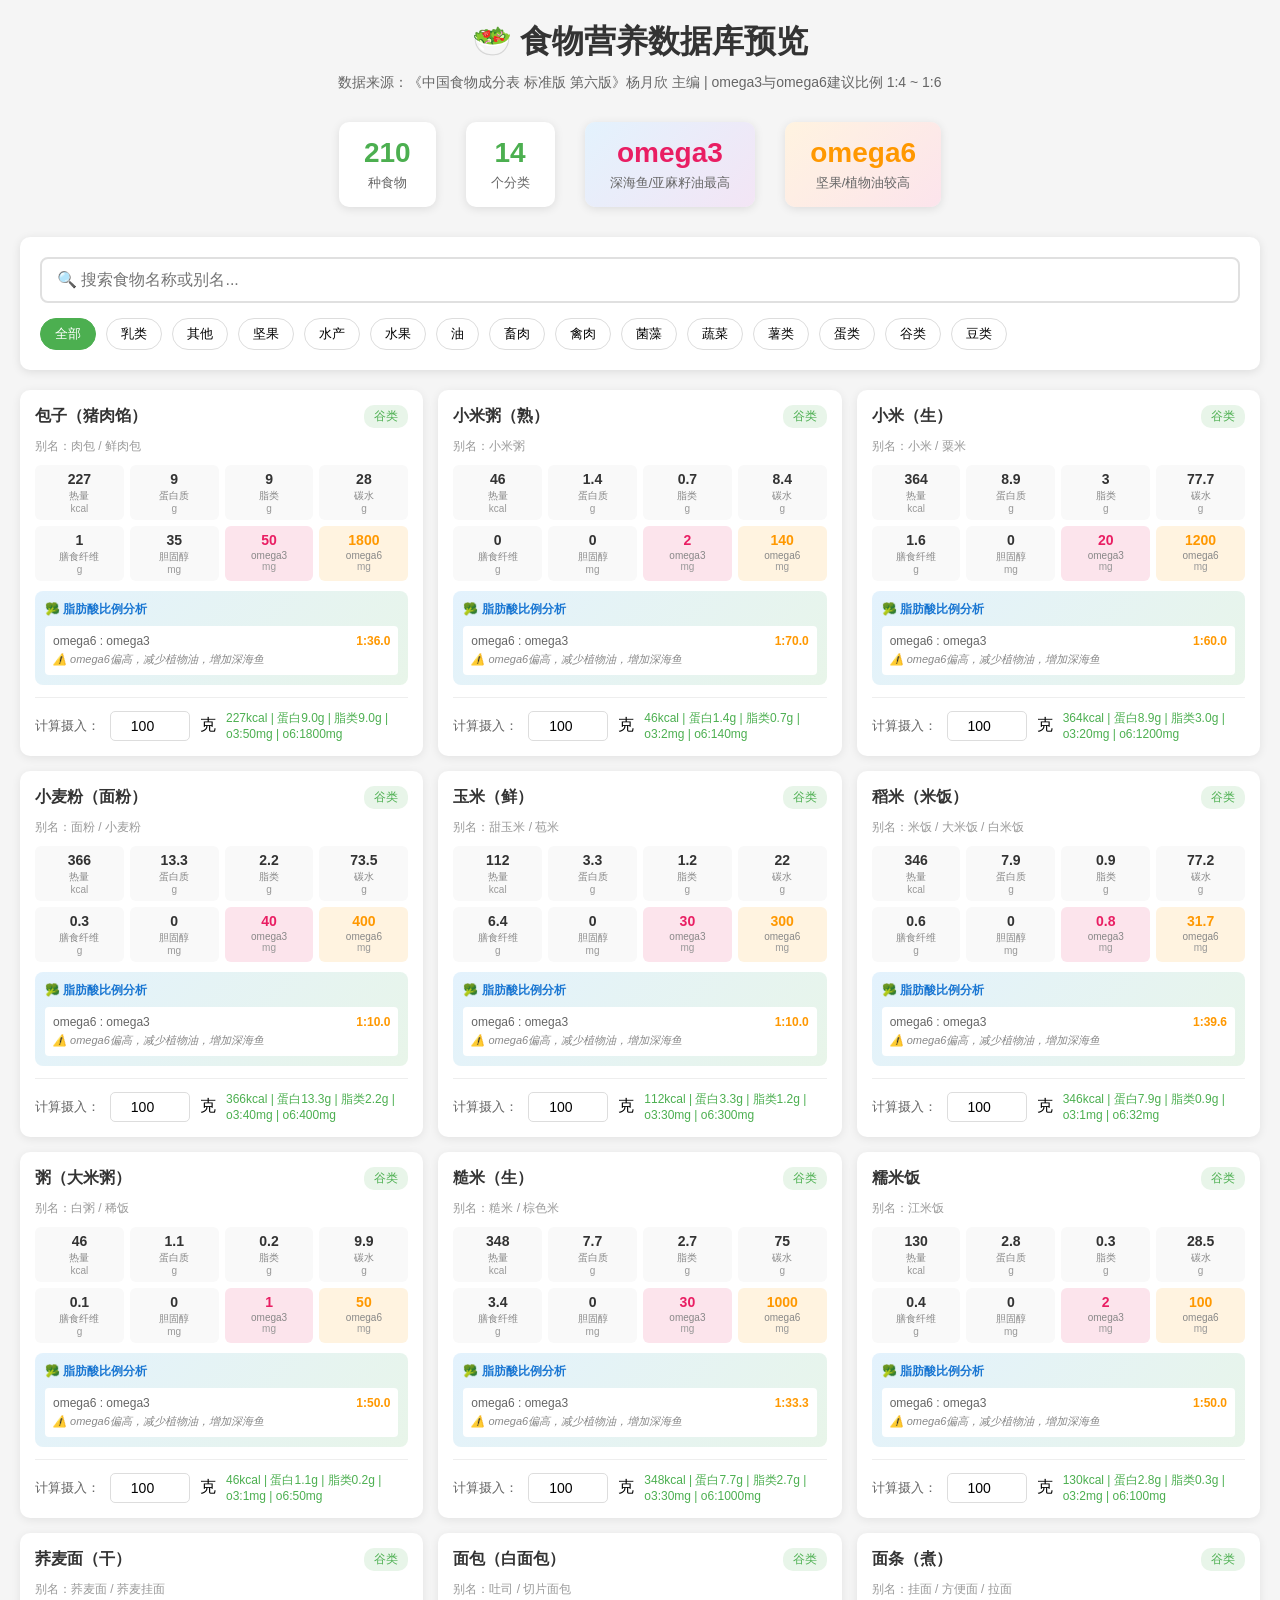
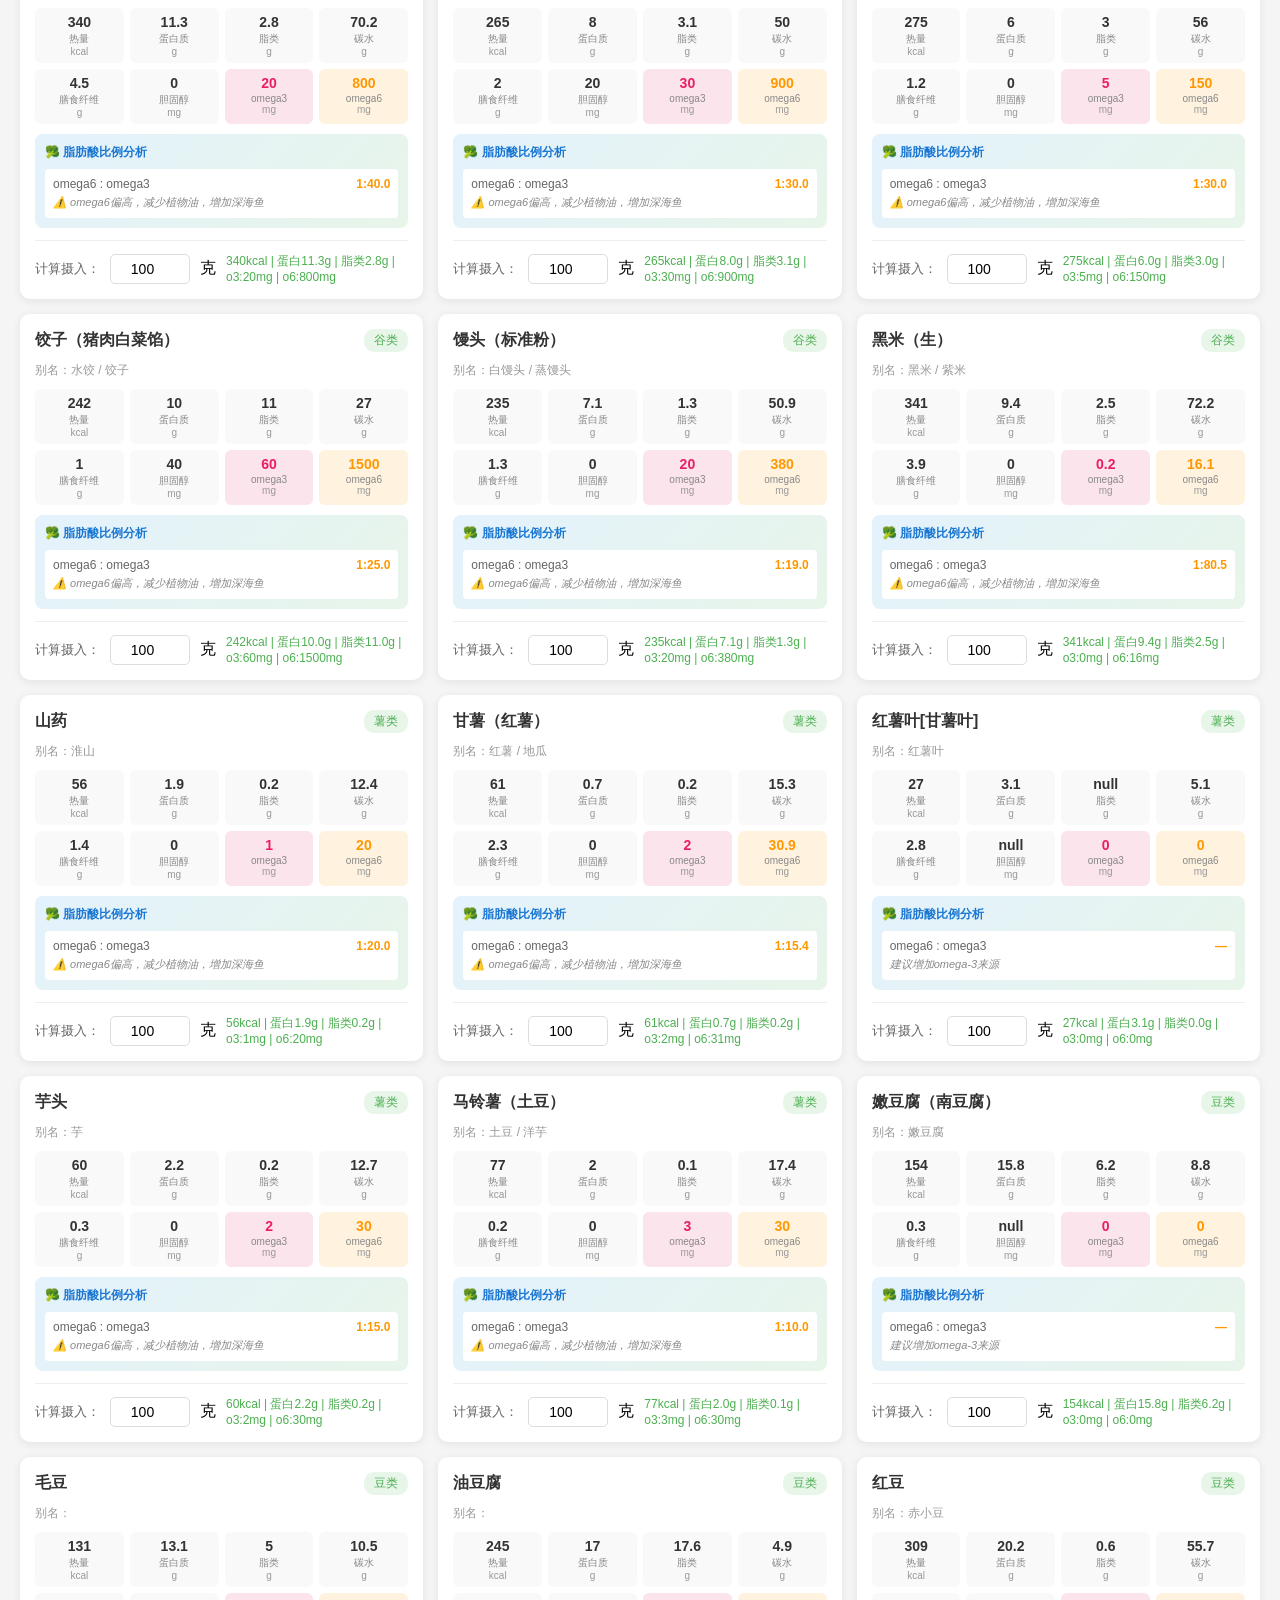
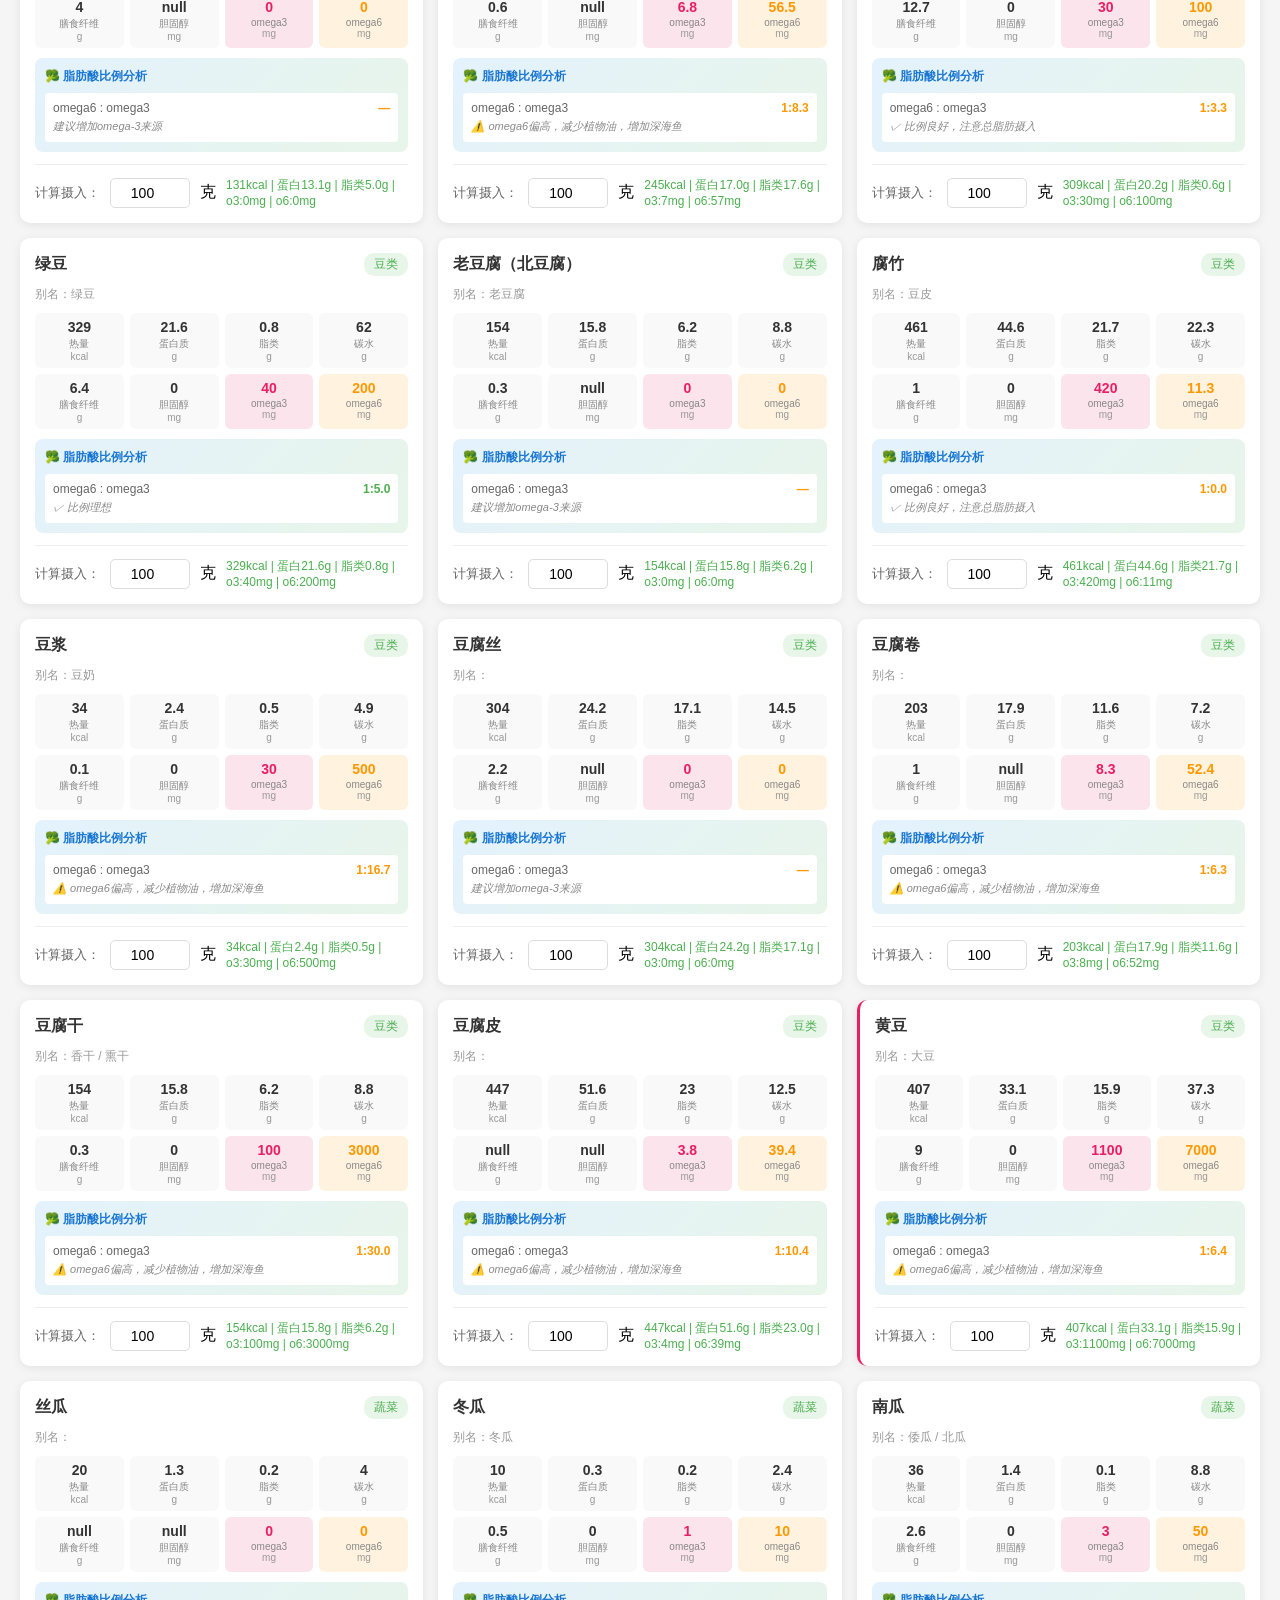
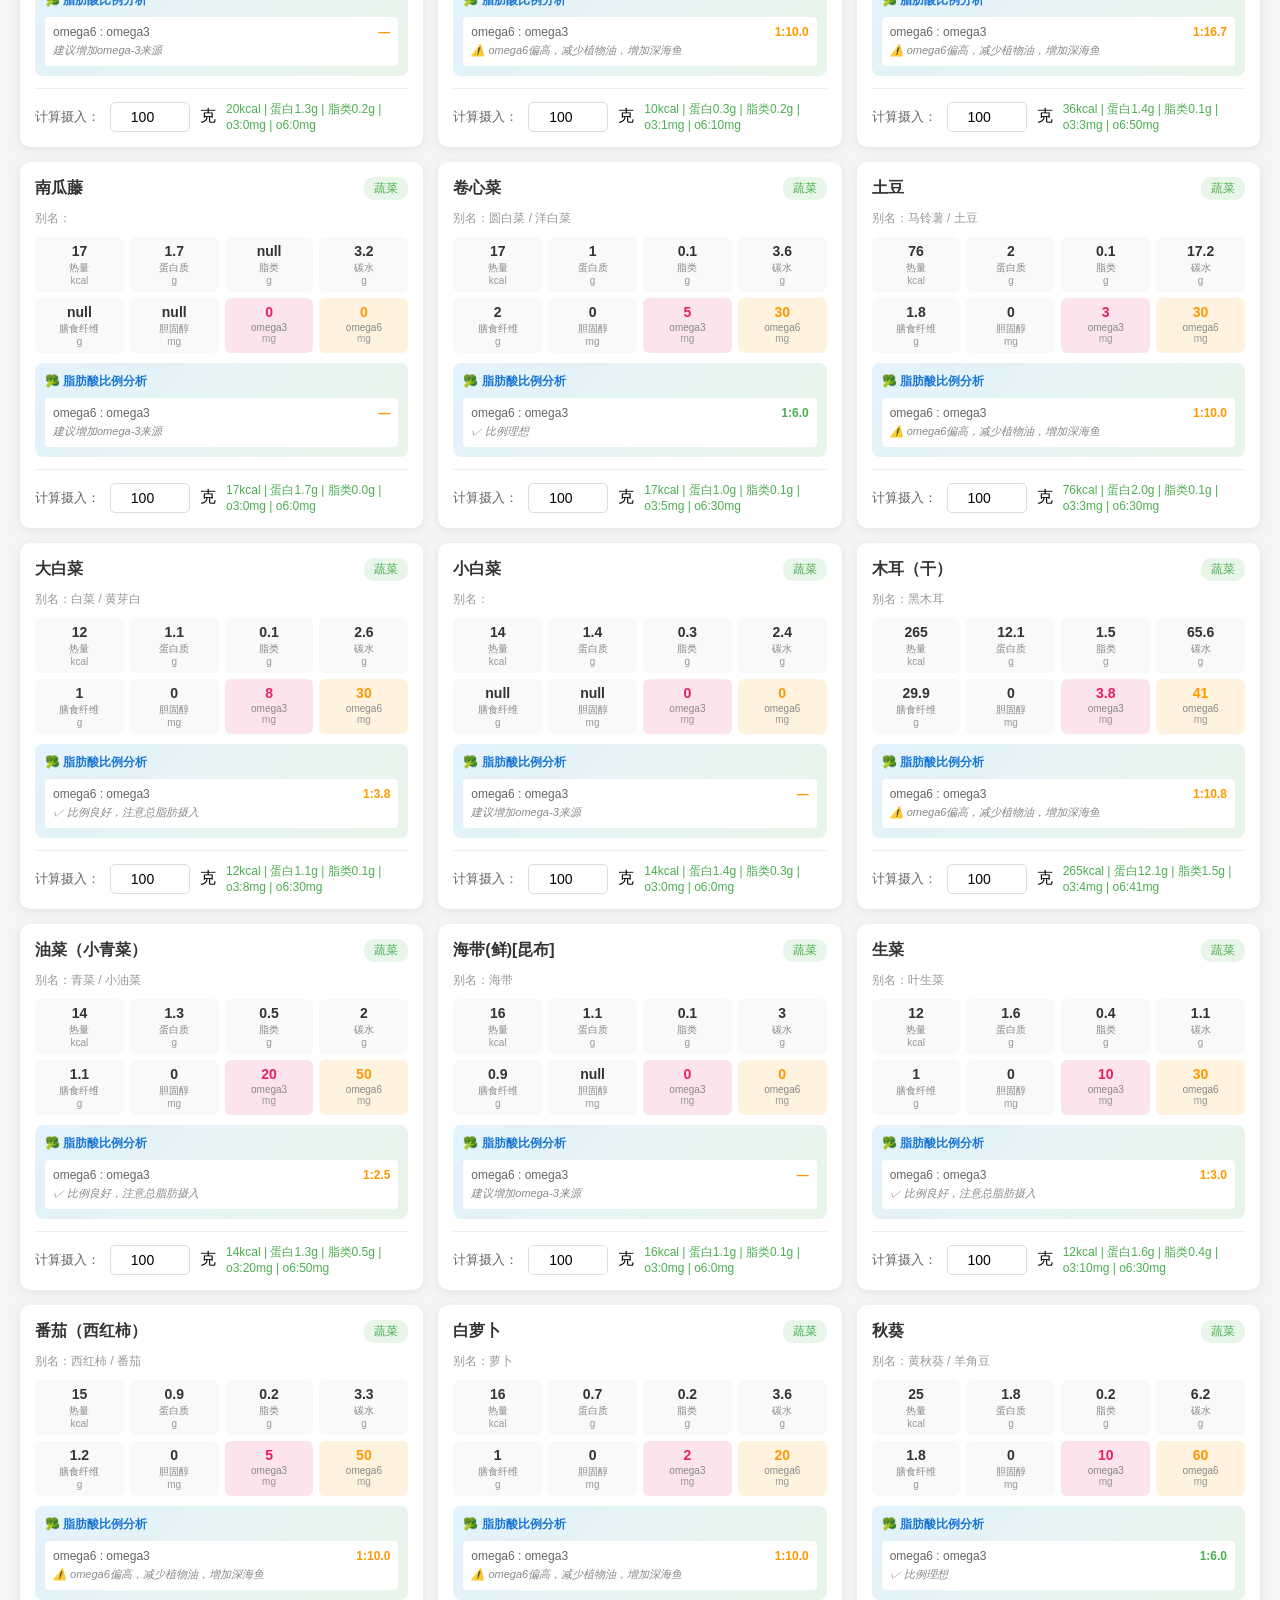
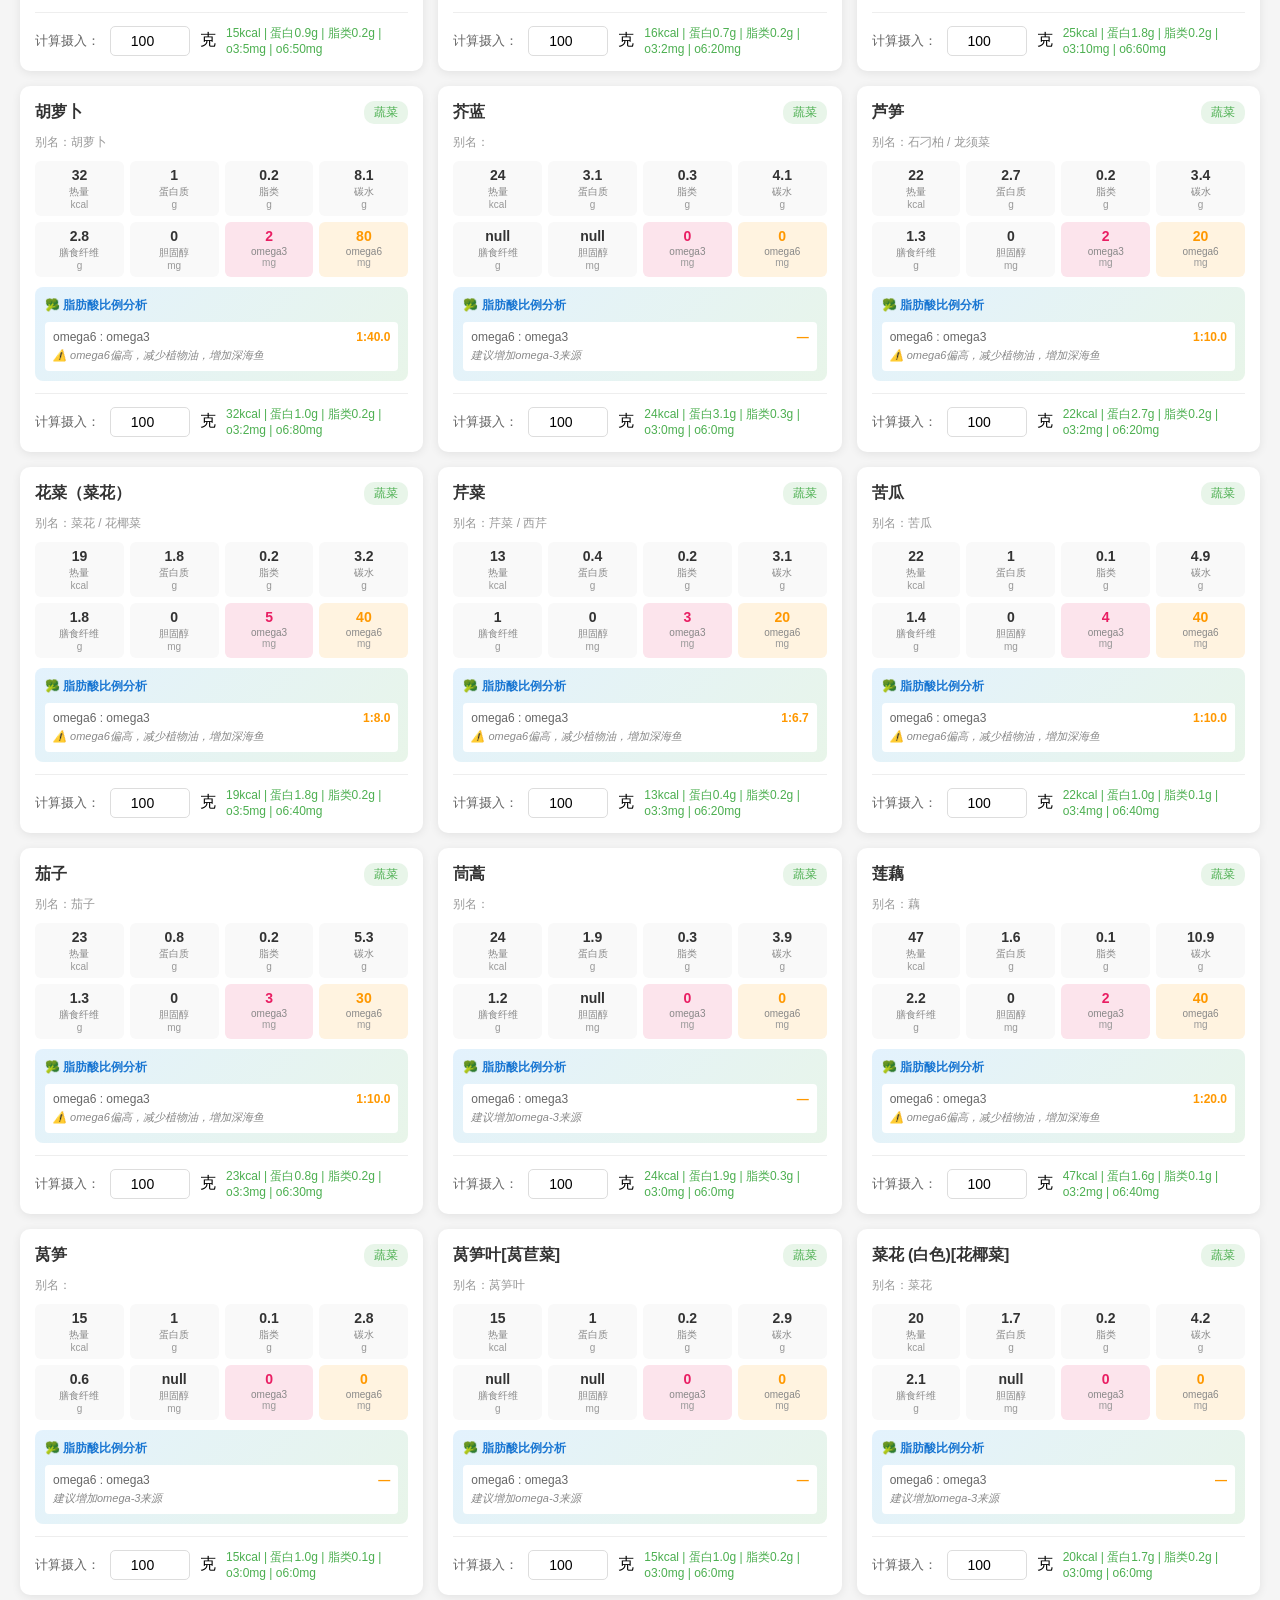
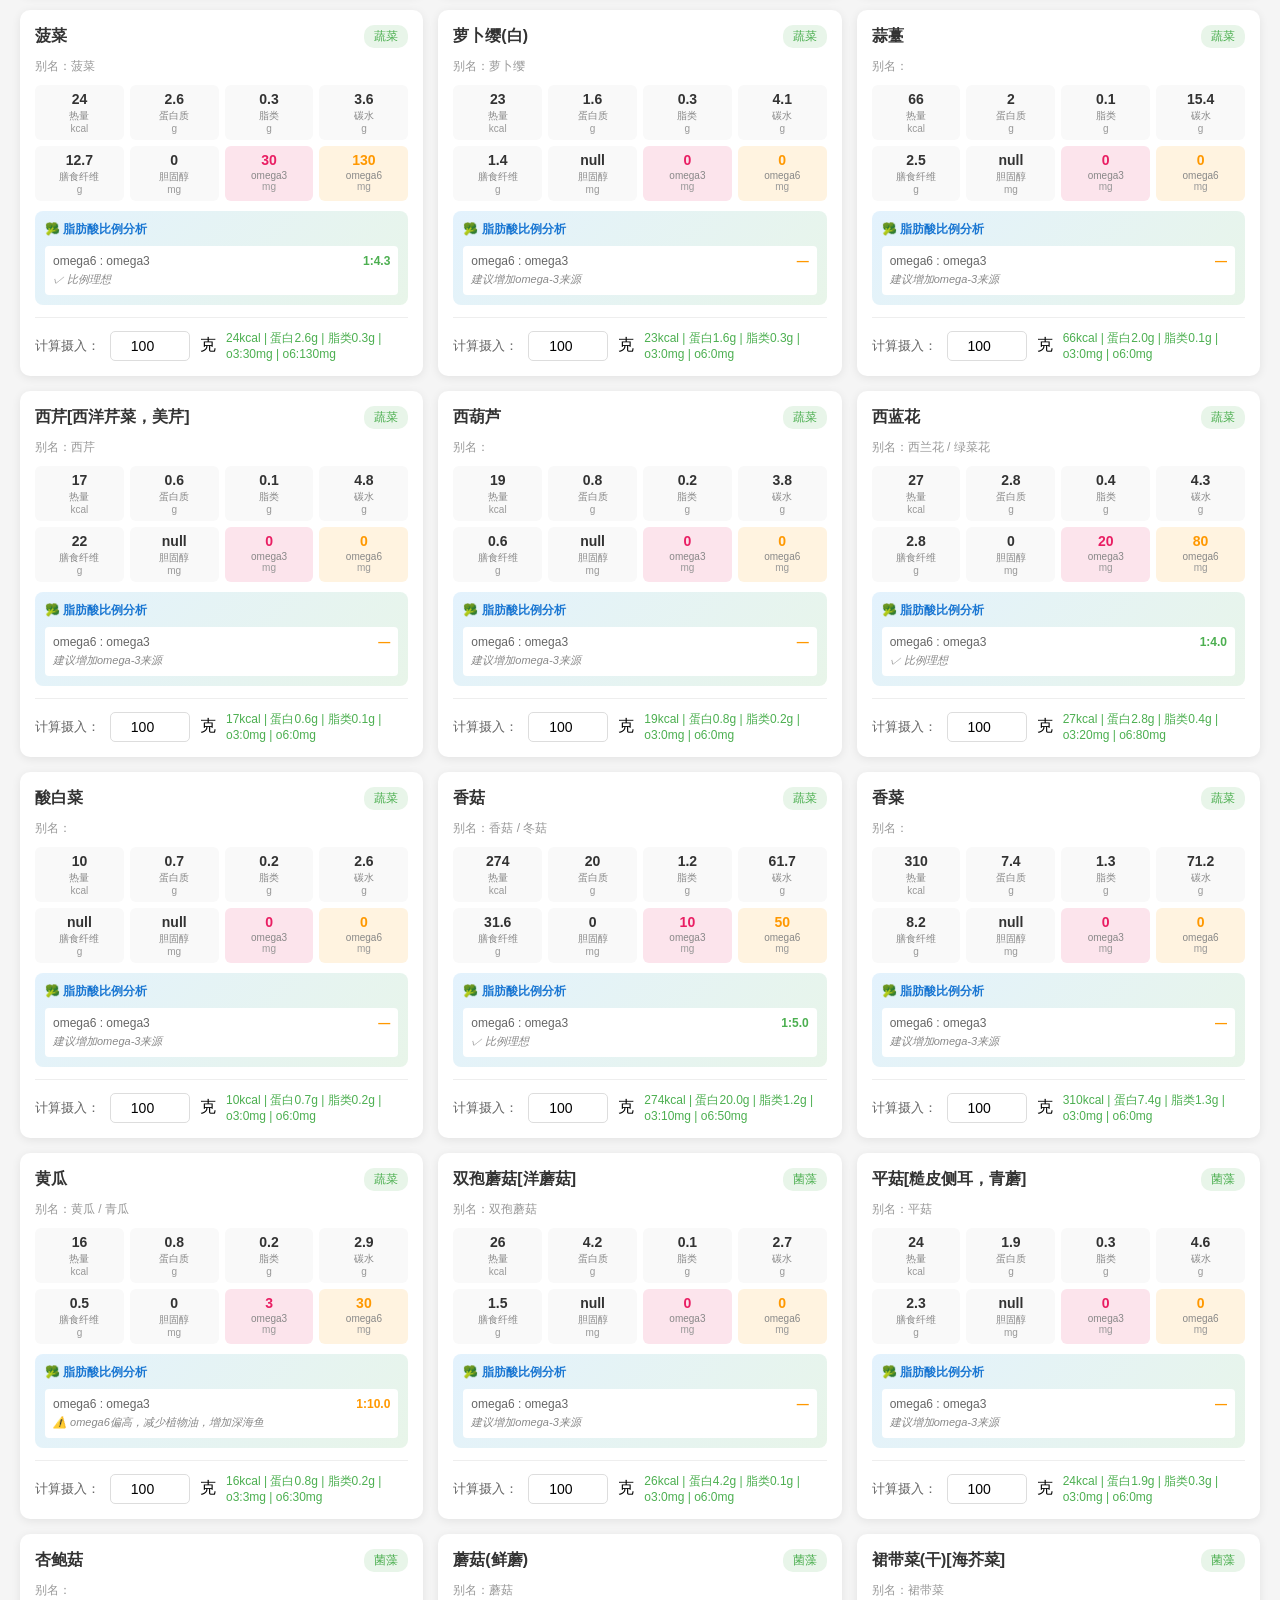
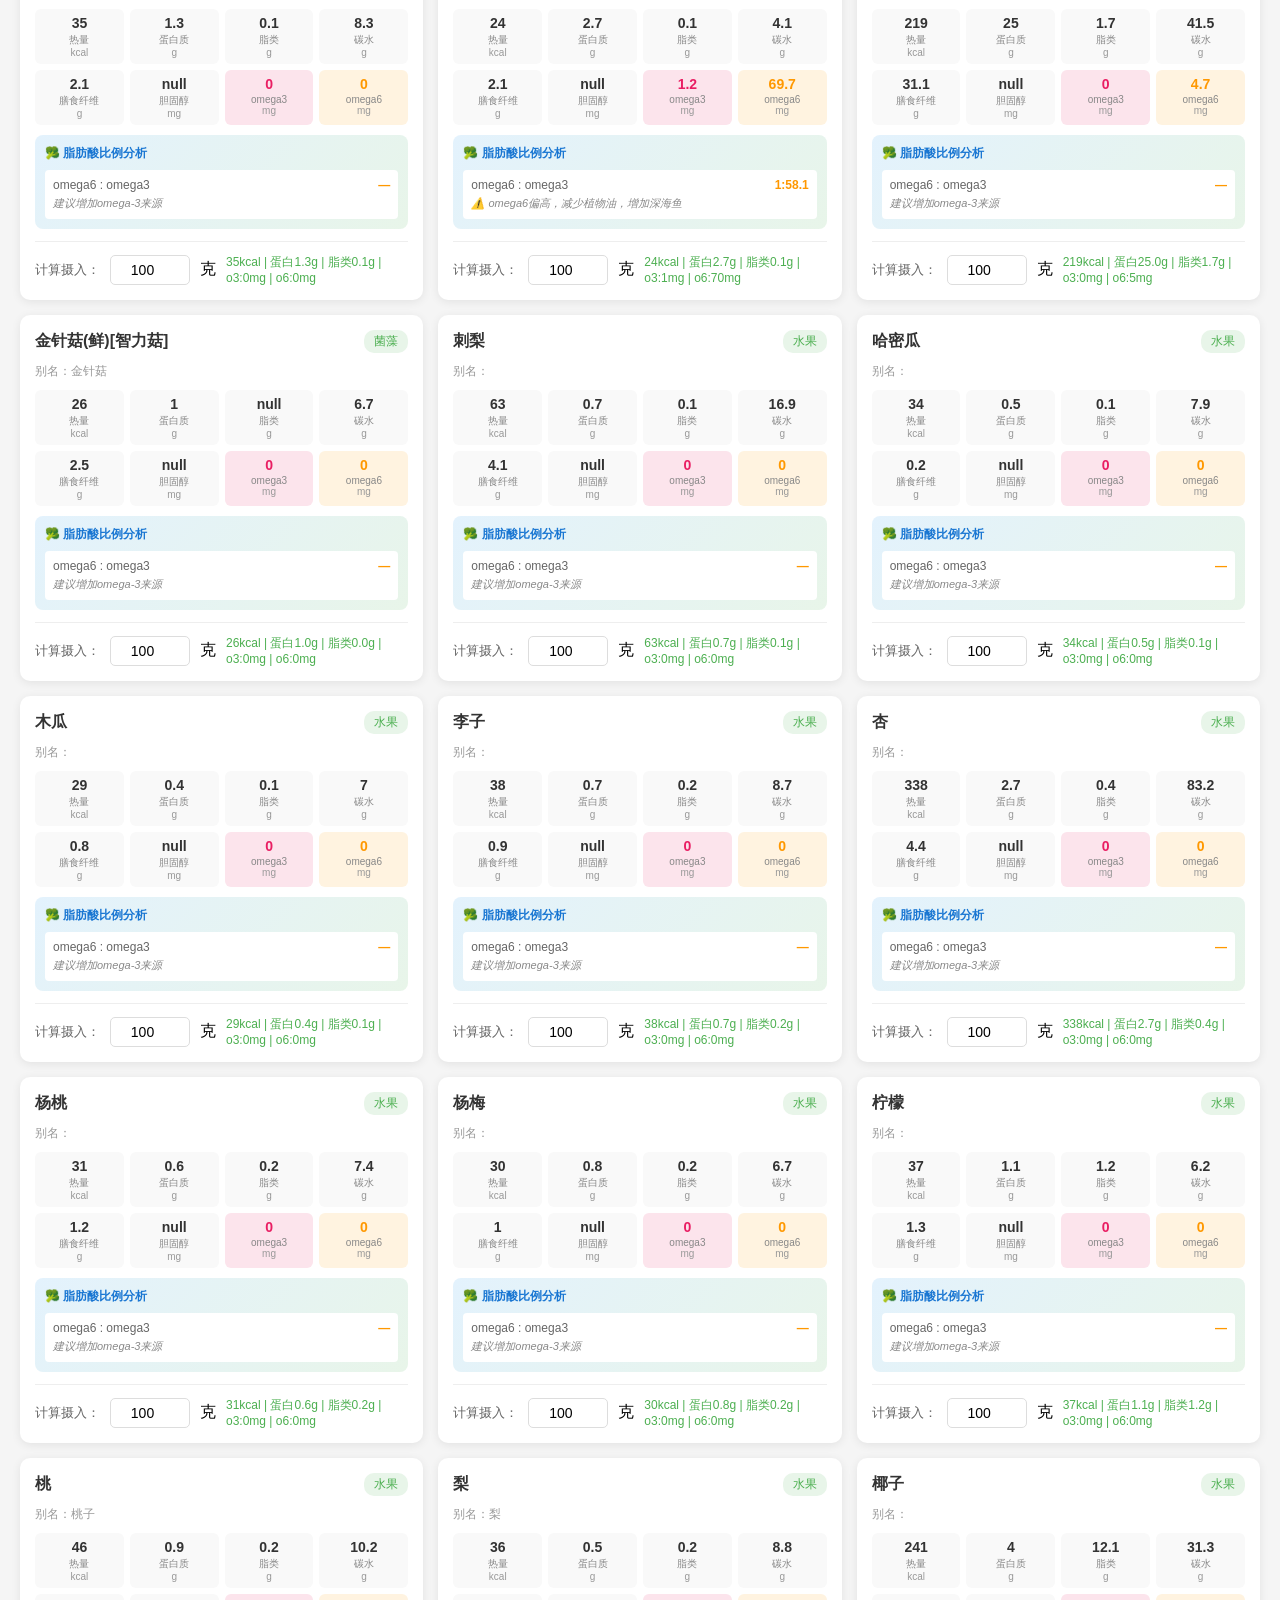
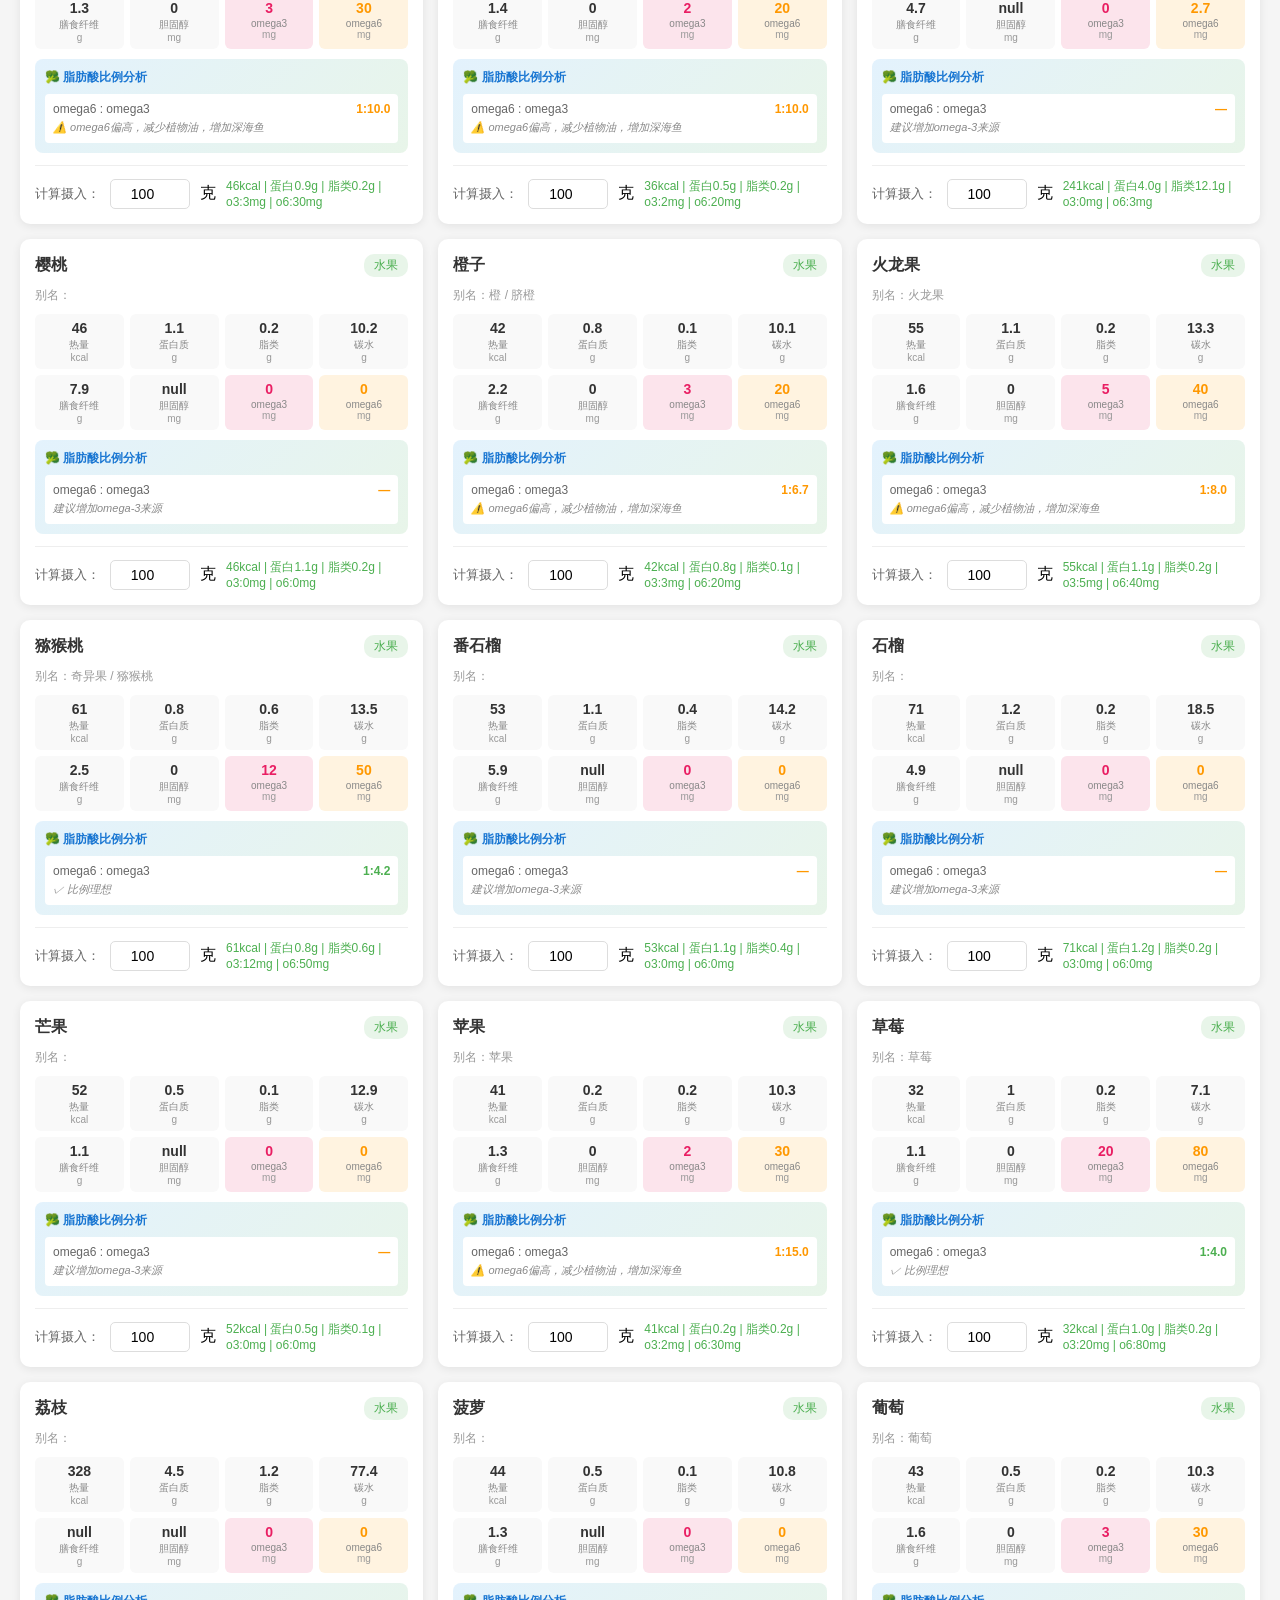
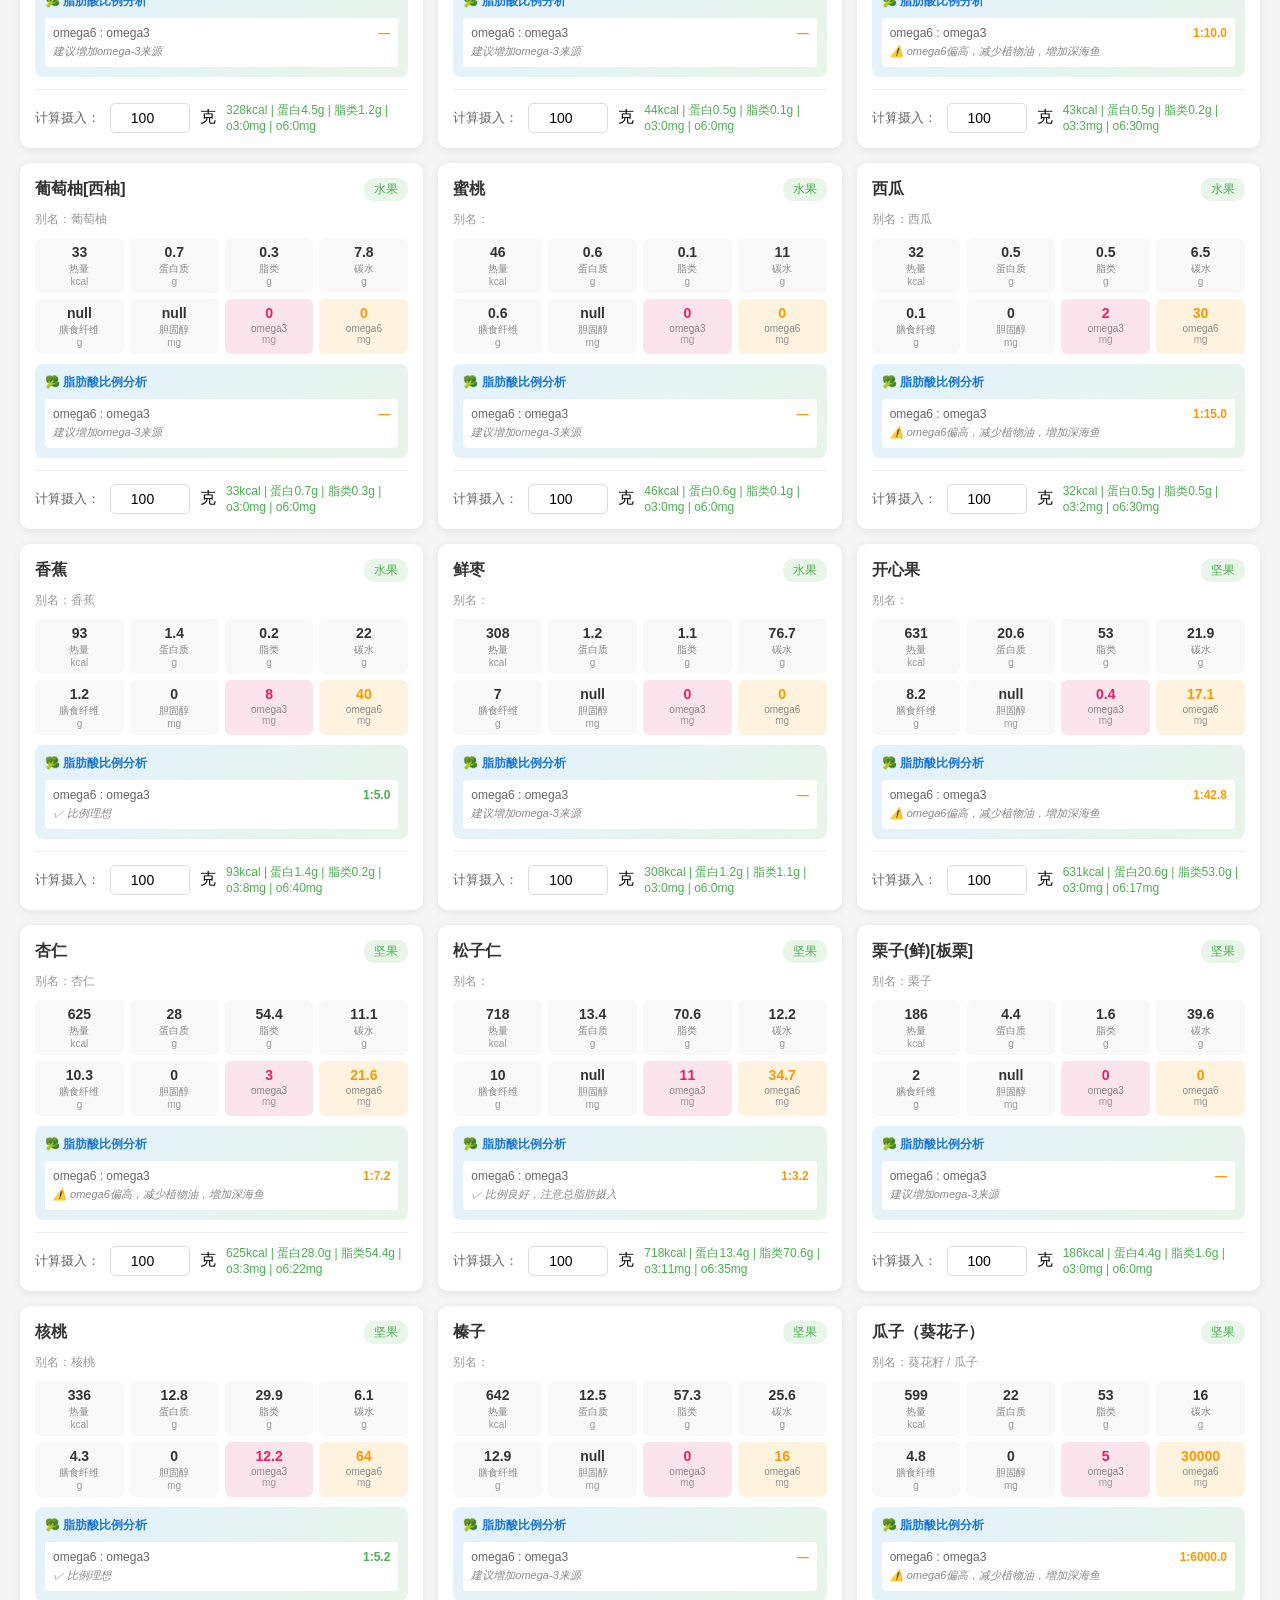
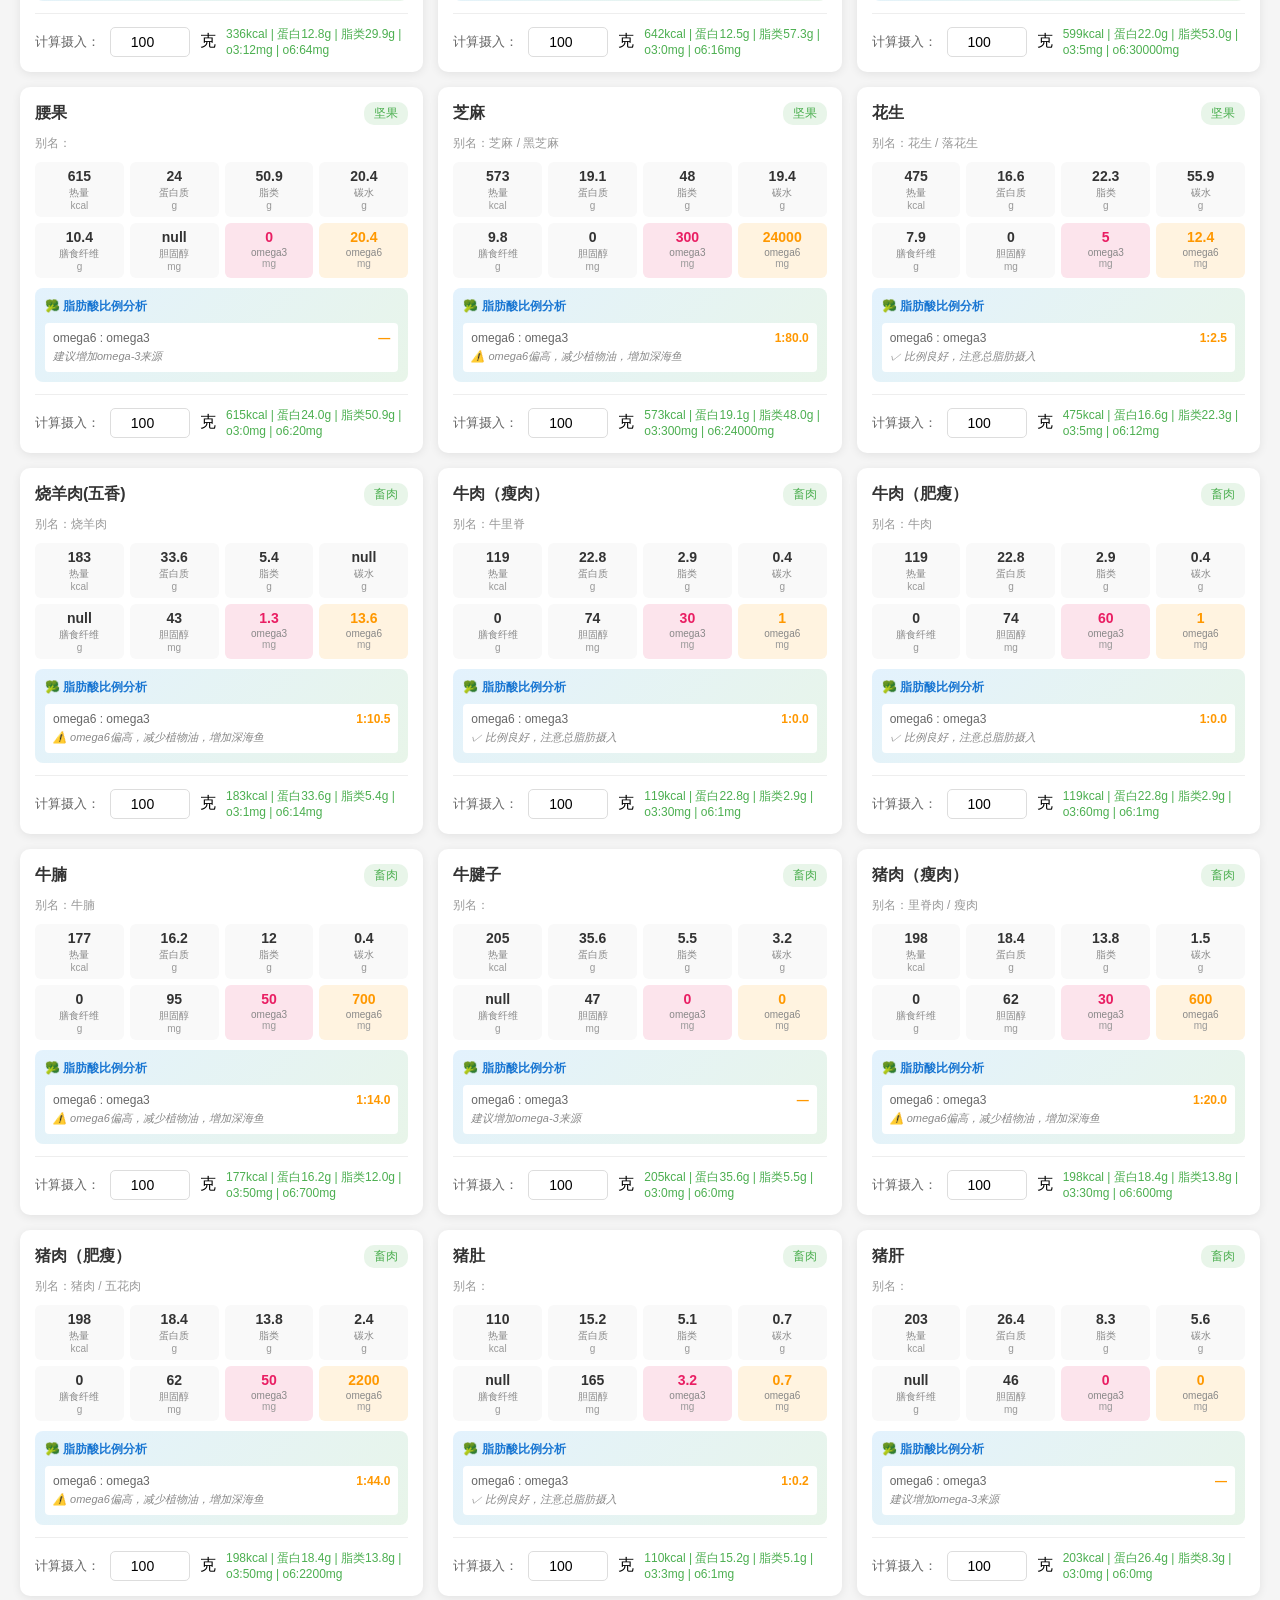
<file: data/food-preview.html>
<!DOCTYPE html>
<html lang="zh-CN">
<head>
  <meta charset="UTF-8">
  <meta name="viewport" content="width=device-width, initial-scale=1.0">
  <title>食物营养数据库预览</title>
  <style>
    * { box-sizing: border-box; margin: 0; padding: 0; }
    body {
      font-family: -apple-system, BlinkMacSystemFont, 'Segoe UI', Roboto, sans-serif;
      background: #f5f5f5;
      padding: 20px;
    }
    .container { max-width: 1300px; margin: 0 auto; }
    h1 {
      text-align: center;
      color: #333;
      margin-bottom: 10px;
    }
    .subtitle {
      text-align: center;
      color: #666;
      margin-bottom: 30px;
      font-size: 14px;
    }
    .stats {
      display: flex;
      justify-content: center;
      gap: 30px;
      margin-bottom: 30px;
    }
    .stat {
      background: white;
      padding: 15px 25px;
      border-radius: 10px;
      box-shadow: 0 2px 10px rgba(0,0,0,0.1);
      text-align: center;
    }
    .stat-num {
      font-size: 28px;
      font-weight: bold;
      color: #4CAF50;
    }
    .stat-label {
      color: #666;
      font-size: 13px;
      margin-top: 5px;
    }
    .search-box {
      background: white;
      padding: 20px;
      border-radius: 10px;
      box-shadow: 0 2px 10px rgba(0,0,0,0.1);
      margin-bottom: 20px;
    }
    .search-box input {
      width: 100%;
      padding: 12px 15px;
      font-size: 16px;
      border: 2px solid #e0e0e0;
      border-radius: 8px;
      outline: none;
    }
    .search-box input:focus {
      border-color: #4CAF50;
    }
    .filter-row {
      display: flex;
      gap: 10px;
      margin-top: 15px;
      flex-wrap: wrap;
    }
    .filter-btn {
      padding: 6px 14px;
      border: 1px solid #ddd;
      background: white;
      border-radius: 20px;
      cursor: pointer;
      font-size: 13px;
      transition: all 0.2s;
    }
    .filter-btn:hover, .filter-btn.active {
      background: #4CAF50;
      color: white;
      border-color: #4CAF50;
    }
    .food-grid {
      display: grid;
      grid-template-columns: repeat(auto-fill, minmax(400px, 1fr));
      gap: 15px;
    }
    .food-card {
      background: white;
      padding: 15px;
      border-radius: 10px;
      box-shadow: 0 2px 10px rgba(0,0,0,0.08);
    }
    .food-header {
      display: flex;
      justify-content: space-between;
      align-items: center;
      margin-bottom: 10px;
    }
    .food-name {
      font-size: 16px;
      font-weight: 600;
      color: #333;
    }
    .food-category {
      font-size: 12px;
      padding: 3px 10px;
      background: #e8f5e9;
      color: #4CAF50;
      border-radius: 10px;
    }
    .food-aliases {
      font-size: 12px;
      color: #999;
      margin-bottom: 10px;
    }
    .nutrition-grid {
      display: grid;
      grid-template-columns: repeat(4, 1fr);
      gap: 6px;
    }
    .nutri-item {
      text-align: center;
      padding: 6px 4px;
      background: #f9f9f9;
      border-radius: 6px;
    }
    .nutri-value {
      font-size: 14px;
      font-weight: 600;
      color: #333;
    }
    .nutri-label {
      font-size: 10px;
      color: #888;
      margin-top: 2px;
    }
    .unit {
      font-size: 10px;
      color: #999;
    }
    /* 脂肪酸区块 */
    .fat-section {
      margin-top: 10px;
      padding: 10px;
      background: linear-gradient(135deg, #e3f2fd 0%, #e8f5e9 100%);
      border-radius: 8px;
    }
    .fat-title {
      font-size: 12px;
      font-weight: 600;
      color: #1976D2;
      margin-bottom: 8px;
    }
    .fat-grid {
      display: grid;
      grid-template-columns: 1fr 1fr;
      gap: 8px;
    }
    .fat-item {
      display: flex;
      justify-content: space-between;
      align-items: center;
      padding: 4px 8px;
      background: white;
      border-radius: 4px;
      font-size: 12px;
    }
    .fat-label {
      color: #666;
    }
    .fat-value {
      font-weight: 600;
      color: #333;
    }
    .omega-high {
      color: #e91e63;
      font-weight: 600;
    }
    .ratio-section {
      margin-top: 8px;
      padding: 8px;
      background: white;
      border-radius: 4px;
    }
    .ratio-row {
      display: flex;
      justify-content: space-between;
      align-items: center;
      font-size: 12px;
    }
    .ratio-label {
      color: #666;
    }
    .ratio-value {
      font-weight: 600;
    }
    .ratio-good { color: #4CAF50; }
    .ratio-warning { color: #FF9800; }
    .ratio-suggestion {
      font-size: 11px;
      color: #888;
      margin-top: 4px;
      font-style: italic;
    }
    .calc-section {
      margin-top: 12px;
      padding-top: 12px;
      border-top: 1px solid #eee;
    }
    .calc-row {
      display: flex;
      align-items: center;
      gap: 10px;
    }
    .calc-row label {
      font-size: 13px;
      color: #666;
      white-space: nowrap;
    }
    .calc-row input {
      width: 80px;
      padding: 6px 10px;
      border: 1px solid #ddd;
      border-radius: 5px;
      font-size: 14px;
      text-align: center;
    }
    .calc-result {
      margin-left: auto;
      font-size: 12px;
      color: #4CAF50;
      font-weight: 500;
    }
    .empty-state {
      text-align: center;
      padding: 60px;
      color: #999;
    }
    .egg-highlight {
      background: linear-gradient(135deg, #fff9e6 0%, #fff3cd 100%);
      border: 2px solid #ffc107;
    }
    .oil-highlight {
      background: linear-gradient(135deg, #fff3e0 0%, #ffe0b2 100%);
      border: 2px solid #ff9800;
    }
    /* omega3含量高的食物高亮 */
    .high-omega3 {
      border-left: 3px solid #e91e63;
    }
  </style>
</head>
<body>
  <div class="container">
    <h1>🥗 食物营养数据库预览</h1>
    <p class="subtitle">数据来源：《中国食物成分表 标准版 第六版》杨月欣 主编 | omega3与omega6建议比例 1:4 ~ 1:6</p>
    
    <div class="stats">
      <div class="stat">
        <div class="stat-num" id="totalCount">0</div>
        <div class="stat-label">种食物</div>
      </div>
      <div class="stat">
        <div class="stat-num" id="categoryCount">0</div>
        <div class="stat-label">个分类</div>
      </div>
      <div class="stat" style="background: linear-gradient(135deg, #e3f2fd, #f3e5f5);">
        <div class="stat-num" style="color: #e91e63;">omega3</div>
        <div class="stat-label">深海鱼/亚麻籽油最高</div>
      </div>
      <div class="stat" style="background: linear-gradient(135deg, #fff3e0, #fce4ec);">
        <div class="stat-num" style="color: #ff9800;">omega6</div>
        <div class="stat-label">坚果/植物油较高</div>
      </div>
    </div>
    
    <div class="search-box">
      <input type="text" id="searchInput" placeholder="🔍 搜索食物名称或别名..." oninput="renderFoods()">
      <div class="filter-row" id="filterRow"></div>
    </div>
    
    <div class="food-grid" id="foodGrid"></div>
  </div>

  <script src="foods.js"></script>
  <script>
    let currentCategory = null;
    
    // 初始化
    document.getElementById('totalCount').textContent = FOOD_DATABASE.length;
    document.getElementById('categoryCount').textContent = getCategories().length;
    
    // 渲染分类筛选按钮
    const filterRow = document.getElementById('filterRow');
    filterRow.innerHTML = '<button class="filter-btn active" onclick="setCategory(null)">全部</button>';
    getCategories().forEach(cat => {
      filterRow.innerHTML += `<button class="filter-btn" onclick="setCategory('${cat}')">${cat}</button>`;
    });
    
    function setCategory(cat) {
      currentCategory = cat;
      document.querySelectorAll('.filter-btn').forEach(btn => {
        btn.classList.toggle('active', btn.textContent === (cat || '全部'));
      });
      renderFoods();
    }
    
    function getRatioClass(ratio) {
      if (ratio === null) return 'ratio-warning';
      if (ratio >= 4 && ratio <= 6) return 'ratio-good';
      if (ratio > 6) return 'ratio-warning';
      return 'ratio-warning';
    }
    
    function getRatioText(omega3, omega6) {
      if (!omega3 || !omega6) return '—';
      const ratio = omega6 / omega3;
      return `1:${ratio.toFixed(1)}`;
    }
    
    function getRatioSuggestion(omega3, omega6) {
      if (!omega3 || !omega6) return '建议增加omega-3来源';
      const ratio = omega6 / omega3;
      if (ratio > 6) return '⚠️ omega6偏高，减少植物油，增加深海鱼';
      if (ratio < 4) return '✓ 比例良好，注意总脂肪摄入';
      return '✓ 比例理想';
    }
    
    function renderFoods() {
      const query = document.getElementById('searchInput').value;
      let foods = searchFood(query);
      if (currentCategory) {
        foods = foods.filter(f => f.category === currentCategory);
      }
      
      const grid = document.getElementById('foodGrid');
      if (foods.length === 0) {
        grid.innerHTML = '<div class="empty-state">没有找到匹配的食物</div>';
        return;
      }
      
      grid.innerHTML = foods.map(food => {
        const isEgg = food.category === '蛋类';
        const isOil = food.category === '油脂类';
        const isHighOmega3 = food.per100g.omega3 > 500;
        
        let cardClass = 'food-card';
        if (isEgg) cardClass += ' egg-highlight';
        if (isOil) cardClass += ' oil-highlight';
        if (isHighOmega3 && !isOil) cardClass += ' high-omega3';
        
        const omega3Val = food.per100g.omega3 || 0;
        const omega6Val = food.per100g.omega6 || 0;
        const ratioClass = getRatioClass(omega3Val > 0 && omega6Val > 0 ? omega6Val / omega3Val : null);
        const ratioText = getRatioText(omega3Val, omega6Val);
        const ratioSuggestion = getRatioSuggestion(omega3Val, omega6Val);
        
        return `
          <div class="${cardClass}">
            <div class="food-header">
              <span class="food-name">${food.name}</span>
              <span class="food-category">${food.category}</span>
            </div>
            <div class="food-aliases">别名：${food.aliases ? food.aliases.join(' / ') : '无'}</div>
            <div class="nutrition-grid">
              <div class="nutri-item">
                <div class="nutri-value">${food.per100g.calories}</div>
                <div class="nutri-label">热量</div>
                <div class="unit">kcal</div>
              </div>
              <div class="nutri-item">
                <div class="nutri-value">${food.per100g.protein}</div>
                <div class="nutri-label">蛋白质</div>
                <div class="unit">g</div>
              </div>
              <div class="nutri-item">
                <div class="nutri-value">${food.per100g.fat}</div>
                <div class="nutri-label">脂类</div>
                <div class="unit">g</div>
              </div>
              <div class="nutri-item">
                <div class="nutri-value">${food.per100g.carbs}</div>
                <div class="nutri-label">碳水</div>
                <div class="unit">g</div>
              </div>
              <div class="nutri-item">
                <div class="nutri-value">${food.per100g.fiber}</div>
                <div class="nutri-label">膳食纤维</div>
                <div class="unit">g</div>
              </div>
              <div class="nutri-item">
                <div class="nutri-value">${food.per100g.cholesterol}</div>
                <div class="nutri-label">胆固醇</div>
                <div class="unit">mg</div>
              </div>
              <div class="nutri-item" style="background: #fce4ec;">
                <div class="nutri-value" style="color: #e91e63;">${omega3Val}</div>
                <div class="nutri-label">omega3</div>
                <div class="unit">mg</div>
              </div>
              <div class="nutri-item" style="background: #fff3e0;">
                <div class="nutri-value" style="color: #ff9800;">${omega6Val}</div>
                <div class="nutri-label">omega6</div>
                <div class="unit">mg</div>
              </div>
            </div>
            
            <!-- 脂肪酸详情 -->
            <div class="fat-section">
              <div class="fat-title">🥦 脂肪酸比例分析</div>
              <div class="ratio-section">
                <div class="ratio-row">
                  <span class="ratio-label">omega6 : omega3</span>
                  <span class="ratio-value ${ratioClass}">${ratioText}</span>
                </div>
                <div class="ratio-suggestion">${ratioSuggestion}</div>
              </div>
            </div>
            
            <div class="calc-section">
              <div class="calc-row">
                <label>计算摄入：</label>
                <input type="number" value="100" min="1" max="1000" 
                       onchange="updateCalc(this, '${food.name}')">
                <span>克</span>
                <div class="calc-result" id="result-${food.id}">—</div>
              </div>
            </div>
          </div>
        `;
      }).join('');
      
      // 初始化计算结果
      document.querySelectorAll('.calc-row input').forEach(input => {
        updateCalc(input);
      });
    }
    
    function updateCalc(input, foodName) {
      const grams = parseInt(input.value) || 100;
      const card = input.closest('.food-card');
      const foodId = parseInt(card.querySelector('.calc-result').id.replace('result-', ''));
      const food = getFoodById(foodId);
      if (!food) return;
      
      const factor = grams / 100;
      const cal = Math.round(food.per100g.calories * factor);
      const pro = (food.per100g.protein * factor).toFixed(1);
      const fat = (food.per100g.fat * factor).toFixed(1);
      const o3 = Math.round(food.per100g.omega3 * factor);
      const o6 = Math.round(food.per100g.omega6 * factor);
      
      const resultEl = document.getElementById('result-' + food.id);
      if (resultEl) {
        resultEl.textContent = `${cal}kcal | 蛋白${pro}g | 脂类${fat}g | o3:${o3}mg | o6:${o6}mg`;
      }
    }
    
    renderFoods();
  </script>
</body>
</html>
</file>
